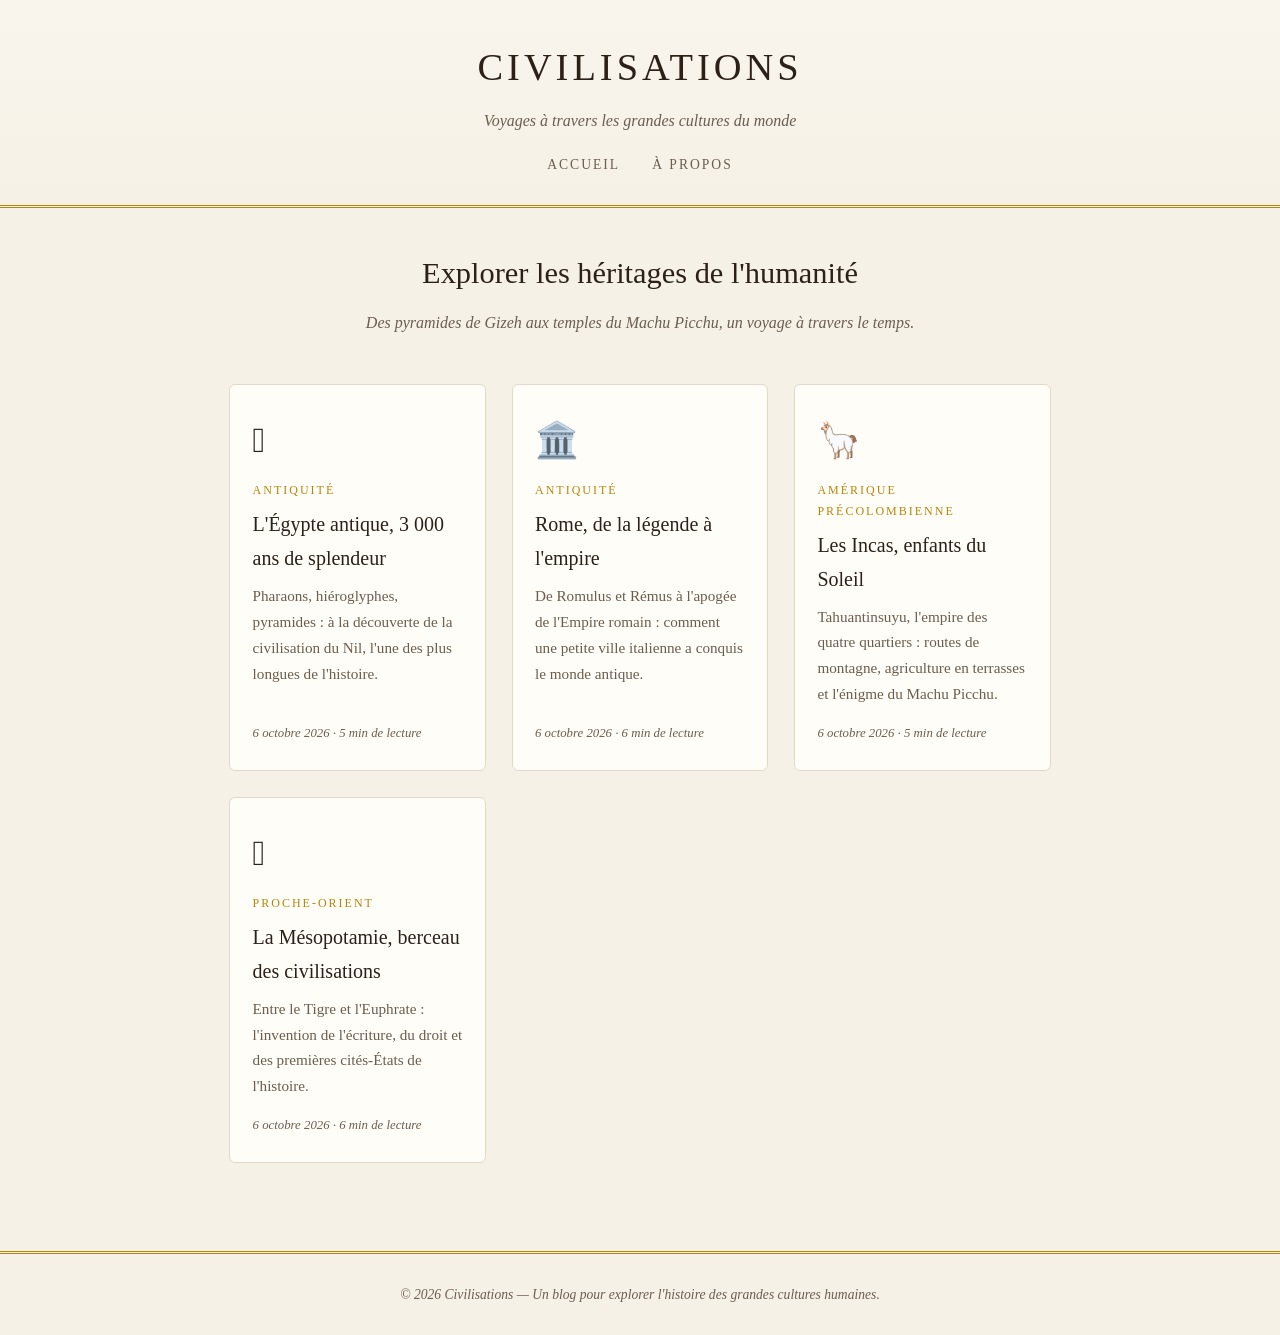
<file: index.html>
<!DOCTYPE html>
<html lang="fr">
<head>
  <meta charset="UTF-8">
  <meta name="viewport" content="width=device-width, initial-scale=1.0">
  <title>Civilisations — Voyages à travers les grandes cultures du monde</title>
  <meta name="description" content="Blog d'histoire et de civilisations : Égypte antique, Rome, Incas, Mésopotamie...">
  <link rel="stylesheet" href="/style.css">
</head>
<body>
<header class="site">
  <h1><a href="/">Civilisations</a></h1>
  <p class="sous-titre">Voyages à travers les grandes cultures du monde</p>
  <nav class="site">
    <a href="/">Accueil</a>
    <a href="/a-propos.html">À propos</a>
  </nav>
</header>

<main>
  <div class="hero">
    <h2>Explorer les héritages de l'humanité</h2>
    <p>Des pyramides de Gizeh aux temples du Machu Picchu, un voyage à travers le temps.</p>
  </div>
  <div class="grille">
    <div class="carte">
      <div class="glyph">𓂀</div>
      <div class="categorie">Antiquité</div>
      <h3><a href="/posts/egypte.html">L'Égypte antique, 3 000 ans de splendeur</a></h3>
      <p>Pharaons, hiéroglyphes, pyramides : à la découverte de la civilisation du Nil, l'une des plus longues de l'histoire.</p>
      <div class="meta">6 octobre 2026 · 5 min de lecture</div>
    </div>
    <div class="carte">
      <div class="glyph">🏛️</div>
      <div class="categorie">Antiquité</div>
      <h3><a href="/posts/rome.html">Rome, de la légende à l'empire</a></h3>
      <p>De Romulus et Rémus à l'apogée de l'Empire romain : comment une petite ville italienne a conquis le monde antique.</p>
      <div class="meta">6 octobre 2026 · 6 min de lecture</div>
    </div>
    <div class="carte">
      <div class="glyph">🦙</div>
      <div class="categorie">Amérique précolombienne</div>
      <h3><a href="/posts/incas.html">Les Incas, enfants du Soleil</a></h3>
      <p>Tahuantinsuyu, l'empire des quatre quartiers : routes de montagne, agriculture en terrasses et l'énigme du Machu Picchu.</p>
      <div class="meta">6 octobre 2026 · 5 min de lecture</div>
    </div>
    <div class="carte">
      <div class="glyph">𒄑</div>
      <div class="categorie">Proche-Orient</div>
      <h3><a href="/posts/mesopotamie.html">La Mésopotamie, berceau des civilisations</a></h3>
      <p>Entre le Tigre et l'Euphrate : l'invention de l'écriture, du droit et des premières cités-États de l'histoire.</p>
      <div class="meta">6 octobre 2026 · 6 min de lecture</div>
    </div>
  </div>
</main>
<footer class="site">
  © 2026 Civilisations — Un blog pour explorer l'histoire des grandes cultures humaines.
</footer>

</body>
</html>
</file>
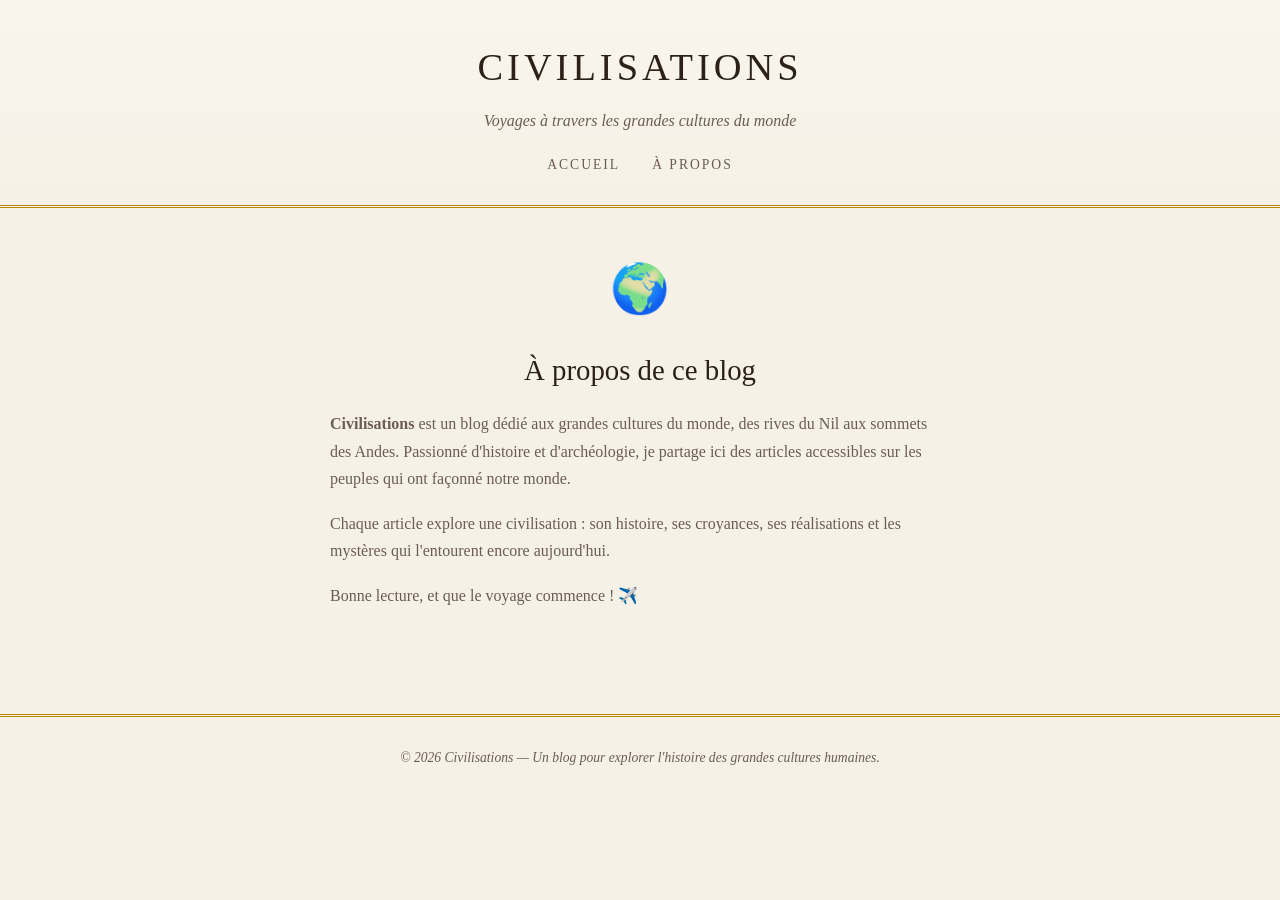
<file: a-propos.html>
<!DOCTYPE html>
<html lang="fr">
<head>
  <meta charset="UTF-8">
  <meta name="viewport" content="width=device-width, initial-scale=1.0">
  <title>À propos — Civilisations</title>
  <link rel="stylesheet" href="/style.css">
</head>
<body>
<header class="site">
  <h1><a href="/">Civilisations</a></h1>
  <p class="sous-titre">Voyages à travers les grandes cultures du monde</p>
  <nav class="site">
    <a href="/">Accueil</a>
    <a href="/a-propos.html">À propos</a>
  </nav>
</header>

<main>
  <div class="apropos">
    <div class="glyph">🌍</div>
    <h2>À propos de ce blog</h2>
    <p><strong>Civilisations</strong> est un blog dédié aux grandes cultures du monde, des rives du Nil aux sommets des Andes. Passionné d'histoire et d'archéologie, je partage ici des articles accessibles sur les peuples qui ont façonné notre monde.</p>
    <p>Chaque article explore une civilisation : son histoire, ses croyances, ses réalisations et les mystères qui l'entourent encore aujourd'hui.</p>
    <p>Bonne lecture, et que le voyage commence ! ✈️</p>
  </div>
</main>
<footer class="site">
  © 2026 Civilisations — Un blog pour explorer l'histoire des grandes cultures humaines.
</footer>

</body>
</html>
</file>
<file: style.css>
/* ============================================
   CIVILISATIONS — Blog
   Thème : parchemin & or antique
   ============================================ */
:root {
  --fond: #f6f1e7;
  --fond-carte: #fffdf8;
  --encre: #2b2118;
  --encre-douce: #6b5d4f;
  --or: #b8860b;
  --or-clair: #d4af37;
  --ligne: #e3d9c6;
  --max: 860px;
}

* { margin: 0; padding: 0; box-sizing: border-box; }

body {
  font-family: Georgia, 'Times New Roman', serif;
  background: var(--fond);
  color: var(--encre);
  line-height: 1.7;
}

/* ---------- En-tête ---------- */
header.site {
  border-bottom: 3px double var(--or);
  padding: 2.2rem 1rem 1.6rem;
  text-align: center;
  background: linear-gradient(180deg, #f9f5ec, var(--fond));
}
header.site h1 {
  font-size: 2.4rem;
  letter-spacing: 4px;
  text-transform: uppercase;
  font-weight: normal;
}
header.site h1 a { color: var(--encre); text-decoration: none; }
header.site .sous-titre {
  color: var(--encre-douce);
  font-style: italic;
  margin-top: .4rem;
}
nav.site {
  margin-top: 1.2rem;
  display: flex;
  justify-content: center;
  gap: 2rem;
  flex-wrap: wrap;
}
nav.site a {
  color: var(--encre-douce);
  text-decoration: none;
  text-transform: uppercase;
  font-size: .85rem;
  letter-spacing: 2px;
  padding-bottom: 2px;
  border-bottom: 1px solid transparent;
  transition: color .2s, border-color .2s;
}
nav.site a:hover { color: var(--or); border-color: var(--or); }

/* ---------- Contenu ---------- */
main { max-width: var(--max); margin: 0 auto; padding: 2.5rem 1.2rem; }

.hero {
  text-align: center;
  margin-bottom: 3rem;
}
.hero h2 { font-size: 1.9rem; font-weight: normal; margin-bottom: .6rem; }
.hero p { color: var(--encre-douce); font-style: italic; }

/* ---------- Liste des articles ---------- */
.grille { display: grid; grid-template-columns: repeat(auto-fill, minmax(250px, 1fr)); gap: 1.6rem; }

.carte {
  background: var(--fond-carte);
  border: 1px solid var(--ligne);
  border-radius: 6px;
  padding: 1.6rem 1.4rem;
  display: flex;
  flex-direction: column;
  transition: transform .25s, box-shadow .25s;
}
.carte:hover {
  transform: translateY(-4px);
  box-shadow: 0 10px 24px rgba(43, 33, 24, .12);
  border-color: var(--or-clair);
}
.carte .glyph { font-size: 2.2rem; margin-bottom: .6rem; }
.carte .categorie {
  font-size: .75rem;
  text-transform: uppercase;
  letter-spacing: 2px;
  color: var(--or);
  margin-bottom: .4rem;
}
.carte h3 { font-size: 1.25rem; font-weight: normal; margin-bottom: .5rem; }
.carte h3 a { color: var(--encre); text-decoration: none; }
.carte h3 a:hover { color: var(--or); }
.carte p { color: var(--encre-douce); font-size: .95rem; flex: 1; }
.carte .meta { margin-top: 1rem; font-size: .8rem; color: var(--encre-douce); font-style: italic; }

/* ---------- Page article ---------- */
article.post { max-width: 680px; margin: 0 auto; }
article.post .retour { font-size: .85rem; text-transform: uppercase; letter-spacing: 2px; }
article.post .retour a { color: var(--or); text-decoration: none; }
article.post h1 { font-size: 2.1rem; font-weight: normal; margin: 1rem 0 .4rem; line-height: 1.3; }
article.post .meta { color: var(--encre-douce); font-style: italic; margin-bottom: 2rem; padding-bottom: 1.2rem; border-bottom: 1px solid var(--ligne); }
article.post h2 { font-size: 1.4rem; font-weight: normal; margin: 2rem 0 .6rem; color: var(--or); }
article.post p { margin-bottom: 1.1rem; }
article.post .chapo { font-size: 1.1rem; font-style: italic; color: var(--encre-douce); }

/* ---------- À propos ---------- */
.apropos { max-width: 620px; margin: 0 auto; text-align: center; }
.apropos .glyph { font-size: 3rem; }
.apropos h2 { font-size: 1.8rem; font-weight: normal; margin: 1rem 0; }
.apropos p { color: var(--encre-douce); margin-bottom: 1.1rem; text-align: left; }

/* ---------- Pied de page ---------- */
footer.site {
  border-top: 3px double var(--or);
  margin-top: 3rem;
  padding: 1.8rem 1rem;
  text-align: center;
  color: var(--encre-douce);
  font-size: .85rem;
  font-style: italic;
}

@media (max-width: 600px) {
  header.site h1 { font-size: 1.7rem; letter-spacing: 2px; }
  article.post h1 { font-size: 1.6rem; }
}
</file>
